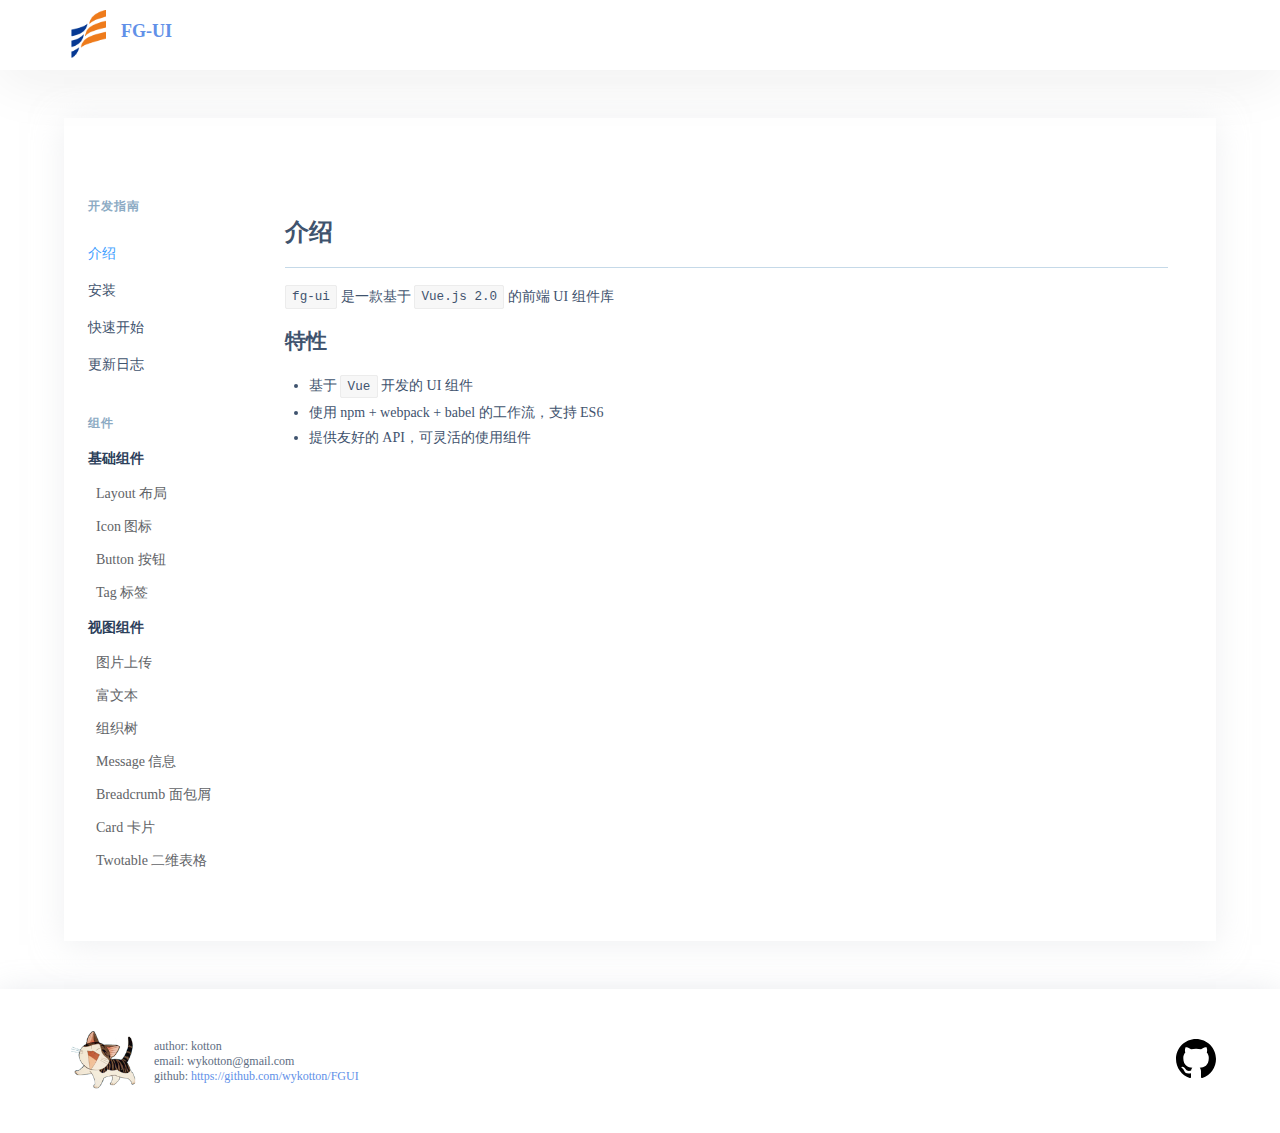
<file: index.html>
<!DOCTYPE html><html><head><meta charset=utf-8><meta name=viewport content="width=device-width,initial-scale=1"><title>fg-ui</title><link href=/static/css/app.a17c96a4ebd8e3e250a3d9175db5b452.css rel=stylesheet></head><body><div id=app></div><script type=text/javascript src=/static/js/manifest.638095869e4b906e0020.js></script><script type=text/javascript src=/static/js/vendor.8cc072ce9046caefa446.js></script><script type=text/javascript src=/static/js/app.93fa876e7eebbd7094b0.js></script></body></html>
</file>
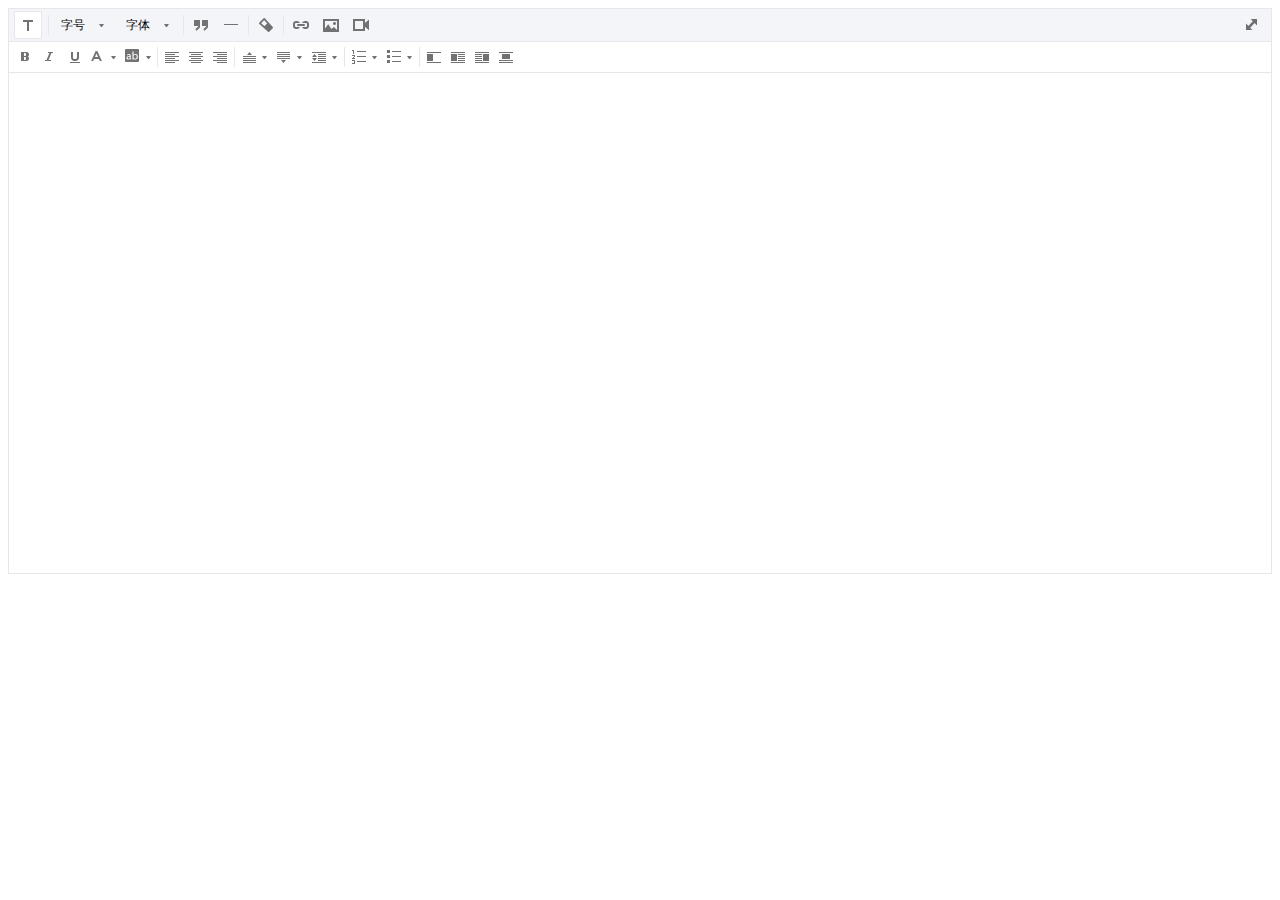
<file: static/fg-editor/index.html>
<!DOCTYPE html>
<html>

<head>
  <meta charset="utf-8">
  <title>富文本编辑器</title>
  <script type="text/javascript" src="jquery-1.10.2.js"></script>
  <script type="text/javascript" src="ueditor/ueditor.config.js"></script>
  <script type="text/javascript" src="ueditor/ueditor.all.js"></script>

  <script type="text/javascript" src="ueditor_custom.js">
  </script>
</head>

<body>

  <div class="container ueditor-content" style="height: 100px;">
    <div id="js_editor" class="edui_editor_wrp" style="height: 100px;"></div>
  </div>
  <p>
    <button type="button" name="button" id="ok">确定</button>
  </p>

  <script type="text/javascript">
    var editorId = "appmsg_editor";

    var editor = UE.getEditor("js_editor", {
      id: editorId,
      wordCount: false,
      elementPathEnabled: false,
      initialFrameHeight: 500
    });

    editor.addListener("catchremotesuccess", function() {
      tips.success("内容已上传完成");
    });
    editor.addListener("catchremoteerror", function() {
      tips.error("远程图片抓取失败");
    });
    editor.ready(function() {
      var toolbars = editor.ui.toolbars;
      $('#' + editor.ui.toolbars[0].id).addClass("edui-toolbar-primary");
      $('#' + editor.ui.toolbars[1].id).addClass("edui-toobar-secondary");
      $("#" + editorId + "_toolbarbox").addClass("show-edui-more");
      for (var i = 0; i < toolbars.length; i++) {
        var toolbar = toolbars[i];
        var items = toolbar.items;
        for (var j = 0; j < items.length; j++) {
          if (items[j] instanceof UE.ui.Combox || items[j] instanceof UE.ui.SplitButton) {
            $("#" + items[j].id + "_state").tooltip({
              container: 'body'
            });
          } else if (items[j] instanceof UE.ui.Button || items[j] instanceof UE.ui.MenuButton) {
            $("#" + items[j].id + "_body").tooltip({
              container: 'body'
            });
          }
        }
      }
    });

    $("#ok").click(function() {
      var data = editor.getContent();
      alert(data);
    });
  </script>
</body>

</html>
</file>
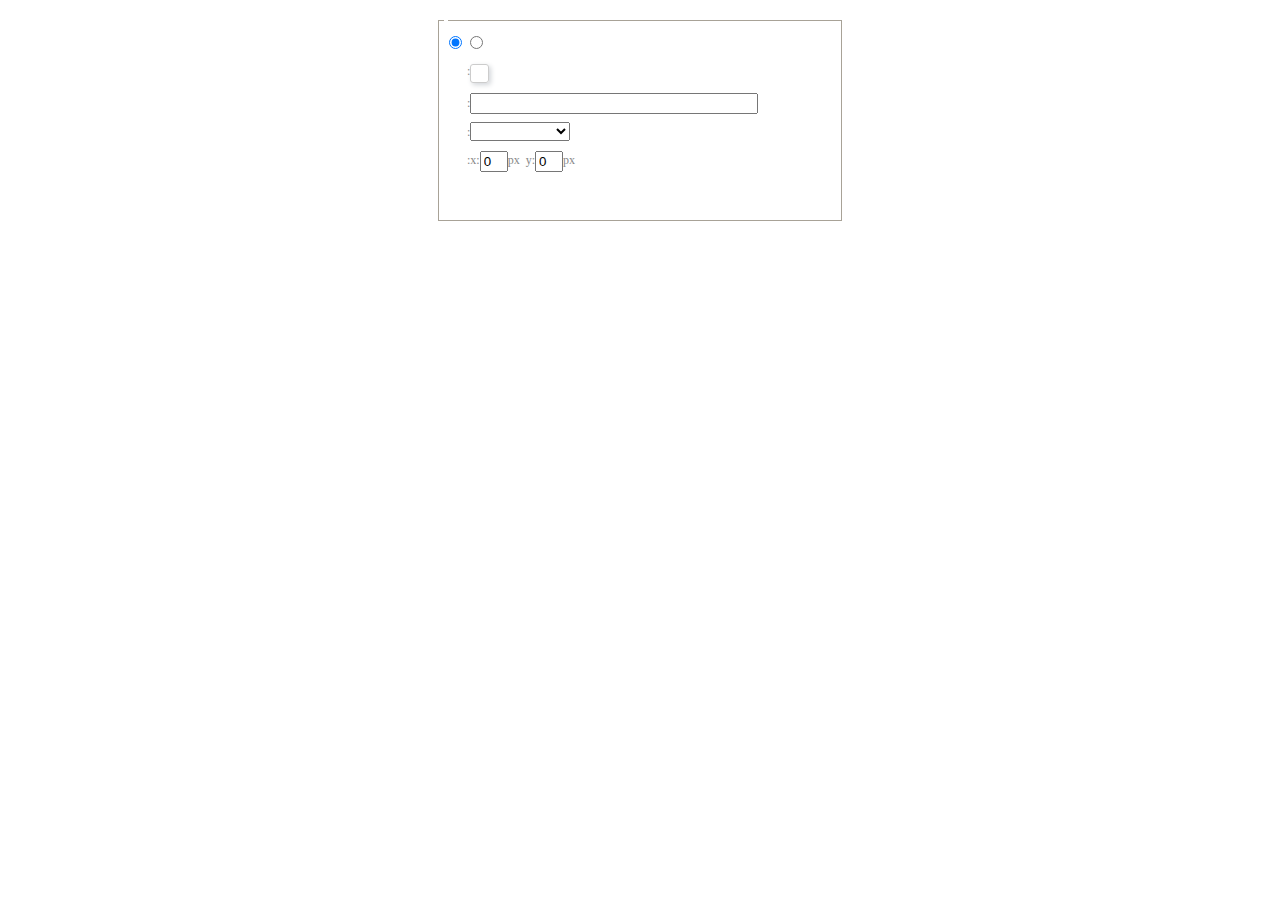
<file: static/fg-editor/ueditor/dialogs/background/background.html>
<!DOCTYPE HTML>
<html>
<head>
    <meta http-equiv="Content-Type" content="text/html;charset=utf-8"/>
    <script type="text/javascript" src="../internal.js"></script>
    <link rel="stylesheet" type="text/css" href="background.css">
</head>
<body>
    <div id="bg_container" class="wrapper">
        <div id="tabHeads" class="tabhead">
            <span class="focus" data-content-id="normal"><var id="lang_background_normal"></var></span>
            <span class="" data-content-id="imgManager"><var id="lang_background_local"></var></span>
        </div>
        <div id="tabBodys" class="tabbody">
            <div id="normal" class="panel focus">
                <fieldset class="bgarea">
                    <legend><var id="lang_background_set"></var></legend>
                    <div class="content">
                        <div>
                            <label><input id="nocolorRadio" class="iptradio" type="radio" name="t" value="none" checked="checked"><var id="lang_background_none"></var></label>
                            <label><input id="coloredRadio" class="iptradio" type="radio" name="t" value="color"><var id="lang_background_colored"></var></label>
                        </div>
                        <div class="wrapcolor pl">
                            <div class="color">
                                <var id="lang_background_color"></var>:
                            </div>
                            <div id="colorPicker"></div>
                            <div class="clear"></div>
                        </div>
                        <div class="wrapcolor pl">
                            <label><var id="lang_background_netimg"></var>:</label><input class="txt" type="text" id="url">
                        </div>
                        <div id="alignment" class="alignment">
                            <var id="lang_background_align"></var>:<select id="repeatType">
                                <option value="center"></option>
                                <option value="repeat-x"></option>
                                <option value="repeat-y"></option>
                                <option value="repeat"></option>
                                <option value="self"></option>
                            </select>
                        </div>
                        <div id="custom" >
                            <var id="lang_background_position"></var>:x:<input type="text" size="1" id="x" maxlength="4" value="0">px&nbsp;&nbsp;y:<input type="text" size="1" id="y" maxlength="4" value="0">px
                        </div>
                    </div>
                </fieldset>

            </div>
            <div id="imgManager" class="panel">
                <div id="imageList" style=""></div>
            </div>
        </div>
    </div>
    <script type="text/javascript" src="background.js"></script>
</body>
</html>
</file>
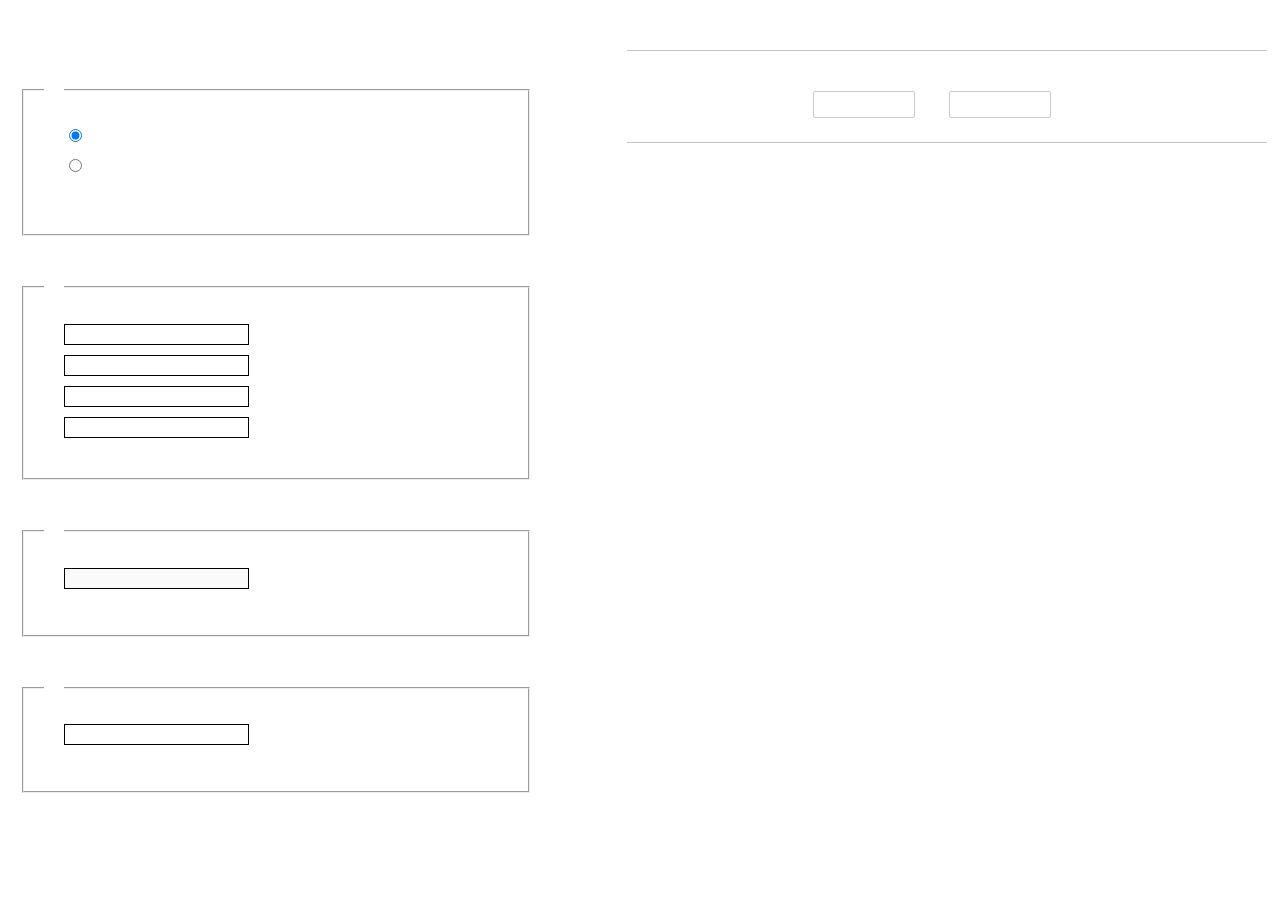
<file: static/fg-editor/ueditor/dialogs/charts/charts.html>
<!DOCTYPE html>
<html>
    <head>
        <title>chart</title>
        <meta chartset="utf-8">
        <link rel="stylesheet" type="text/css" href="charts.css">
        <script type="text/javascript" src="../internal.js"></script>
    </head>
    <body>
        <div class="main">
            <div class="table-view">
                <h3><var id="lang_data_source"></var></h3>
                <div id="tableContainer" class="table-container"></div>
                <h3><var id="lang_chart_format"></var></h3>
                <form name="data-form">
                    <div class="charts-format">
                        <fieldset>
                            <legend><var id="lang_data_align"></var></legend>
                            <div class="format-item-container">
                                <label>
                                    <input type="radio" class="format-ctrl not-pie-item" name="charts-format" value="1" checked="checked">
                                    <var id="lang_chart_align_same"></var>
                                </label>
                                <label>
                                    <input type="radio" class="format-ctrl not-pie-item" name="charts-format" value="-1">
                                    <var id="lang_chart_align_reverse"></var>
                                </label>
                                <br>
                            </div>
                        </fieldset>
                        <fieldset>
                            <legend><var id="lang_chart_title"></var></legend>
                            <div class="format-item-container">
                                <label>
                                    <var id="lang_chart_main_title"></var><input type="text" name="title" class="data-item">
                                </label>
                                <label>
                                    <var id="lang_chart_sub_title"></var><input type="text" name="sub-title" class="data-item not-pie-item">
                                </label>
                                <label>
                                    <var id="lang_chart_x_title"></var><input type="text" name="x-title" class="data-item not-pie-item">
                                </label>
                                <label>
                                    <var id="lang_chart_y_title"></var><input type="text" name="y-title" class="data-item not-pie-item">
                                </label>
                            </div>
                        </fieldset>
                        <fieldset>
                            <legend><var id="lang_chart_tip"></var></legend>
                            <div class="format-item-container">
                                <label>
                                    <var id="lang_cahrt_tip_prefix"></var>
                                    <input type="text" id="tipInput" name="tip" class="data-item" disabled="disabled">
                                </label>
                                <p><var id="lang_cahrt_tip_description"></var></p>
                            </div>
                        </fieldset>
                        <fieldset>
                            <legend><var id="lang_chart_data_unit"></var></legend>
                            <div class="format-item-container">
                                <label><var id="lang_chart_data_unit_title"></var><input type="text" name="unit" class="data-item"></label>
                                <p><var id="lang_chart_data_unit_description"></var></p>
                            </div>
                        </fieldset>
                    </div>
                </form>
            </div>
            <div class="charts-view">
                <div id="chartsContainer" class="charts-container"></div>
                <div id="chartsType" class="charts-type">
                    <h3><var id="lang_chart_type"></var></h3>
                    <div class="scroll-view">
                        <div class="scroll-container">
                            <div id="scrollBed" class="scroll-bed"></div>
                        </div>
                        <div id="buttonContainer" class="button-container">
                            <a href="#" data-title="prev"><var id="lang_prev_btn"></var></a>
                            <a href="#" data-title="next"><var id="lang_next_btn"></var></a>
                        </div>
                    </div>
                </div>
            </div>
        </div>
        <script src="../../third-party/jquery-1.10.2.min.js"></script>
        <script src="../../third-party/highcharts/highcharts.js"></script>
        <script src="chart.config.js"></script>
        <script src="charts.js"></script>
    </body>
</html>
</file>
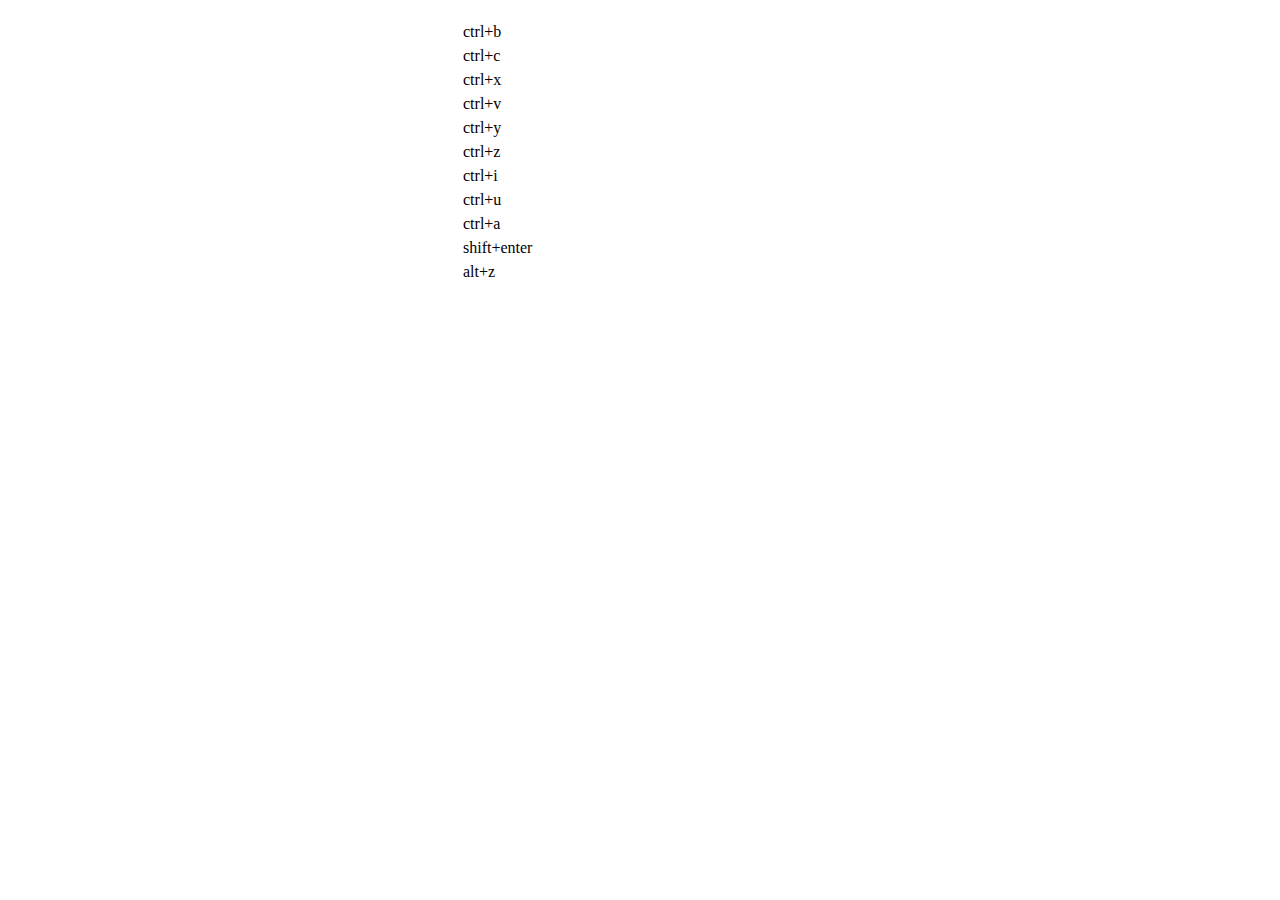
<file: static/fg-editor/ueditor/dialogs/help/help.html>
<!DOCTYPE HTML PUBLIC "-//W3C//DTD HTML 4.01 Transitional//EN"
        "http://www.w3.org/TR/html4/loose.dtd">
<html>
<head>
    <title>帮助</title>
    <meta content="text/html; charset=utf-8" http-equiv="Content-Type"/>
    <script type="text/javascript" src="../internal.js"></script>
    <link rel="stylesheet" type="text/css" href="help.css">
</head>
<body>
<div class="wrapper" id="helptab">
    <div id="tabHeads" class="tabhead">
        <span class="focus" tabsrc="about"><var id="lang_input_about"></var></span>
        <span tabsrc="shortcuts"><var id="lang_input_shortcuts"></var></span>
    </div>
    <div id="tabBodys" class="tabbody">
        <div id="about" class="panel">
            <h1>UEditor</h1>
            <p id="version"></p>
            <p><var id="lang_input_introduction"></var></p>
        </div>
        <div id="shortcuts" class="panel">
            <table>
                <thead>
                <tr>
                    <td><var id="lang_Txt_shortcuts"></var></td>
                    <td><var id="lang_Txt_func"></var></td>
                </tr>
                </thead>
                <tbody>
                <tr>
                    <td>ctrl+b</td>
                    <td><var id="lang_Txt_bold"></var></td>
                </tr>
                <tr>
                    <td>ctrl+c</td>
                    <td><var id="lang_Txt_copy"></var></td>
                </tr>
                <tr>
                    <td>ctrl+x</td>
                    <td><var id="lang_Txt_cut"></var></td>
                </tr>
                <tr>
                    <td>ctrl+v</td>
                    <td><var id="lang_Txt_Paste"></var></td>
                </tr>
                <tr>
                    <td>ctrl+y</td>
                    <td><var id="lang_Txt_undo"></var></td>
                </tr>
                <tr>
                    <td>ctrl+z</td>
                    <td><var id="lang_Txt_redo"></var></td>
                </tr>
                <tr>
                    <td>ctrl+i</td>
                    <td><var id="lang_Txt_italic"></var></td>
                </tr>
                <tr>
                    <td>ctrl+u</td>
                    <td><var id="lang_Txt_underline"></var></td>
                </tr>
                <tr>
                    <td>ctrl+a</td>
                    <td><var id="lang_Txt_selectAll"></var></td>
                </tr>
                <tr>
                    <td>shift+enter</td>
                    <td><var id="lang_Txt_visualEnter"></var></td>
                </tr>
                <tr>
                    <td>alt+z</td>
                    <td><var id="lang_Txt_fullscreen"></var></td>
                </tr>
                </tbody>
            </table>
        </div>
    </div>
</div>
<script type="text/javascript" src="help.js"></script>
</body>
</html>
</file>
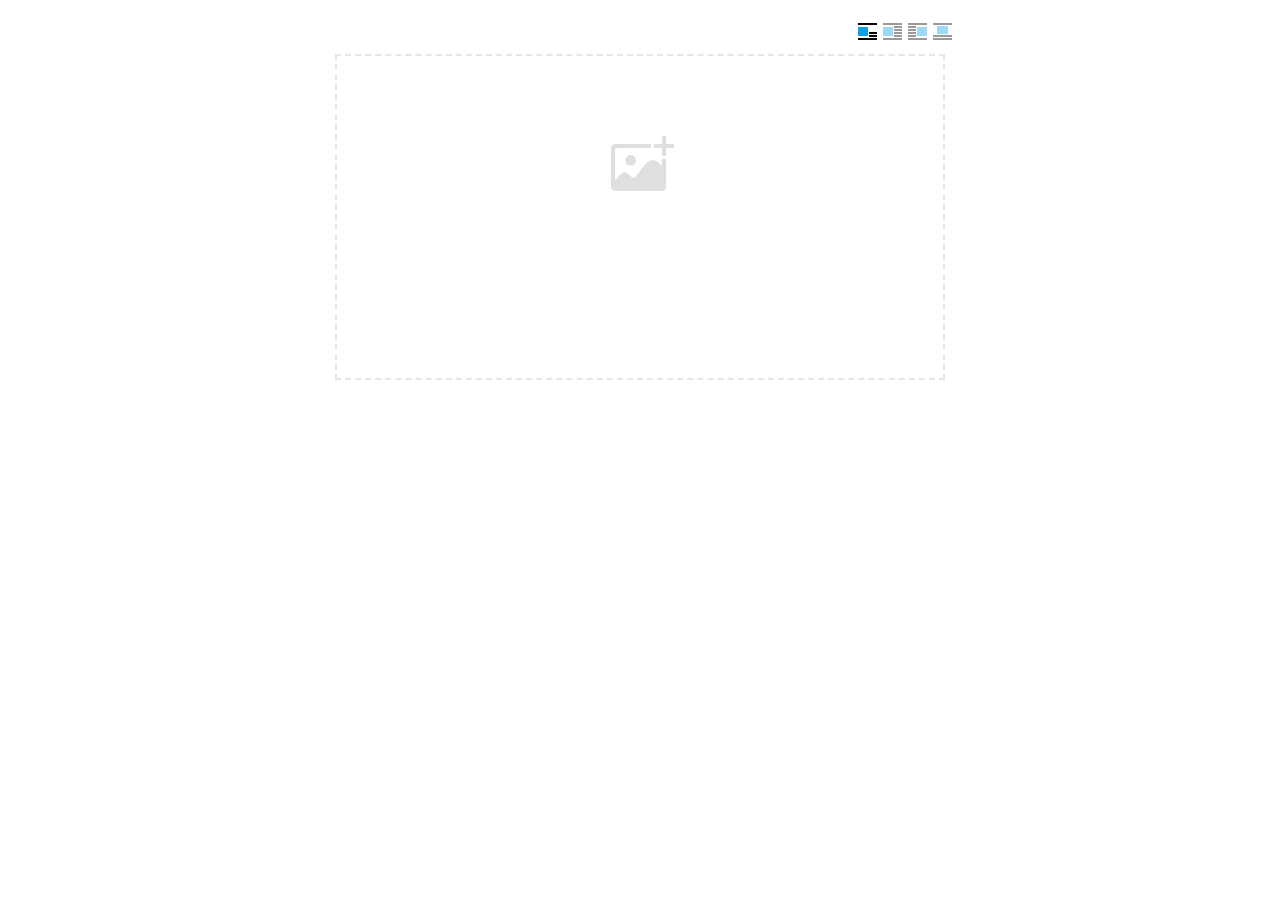
<file: static/fg-editor/ueditor/dialogs/image/image.html>
<!doctype html>
<html>
<head>
    <meta charset="UTF-8">
    <title>ueditor图片对话框</title>
    <script type="text/javascript" src="../internal.js"></script>

    <!-- jquery -->
    <script type="text/javascript" src="../../third-party/jquery-1.10.2.min.js"></script>

    <!-- webuploader -->
    <script src="../../third-party/webuploader/webuploader.min.js"></script>
    <link rel="stylesheet" type="text/css" href="../../third-party/webuploader/webuploader.css">

    <!-- image dialog -->
    <link rel="stylesheet" href="image.css" type="text/css" />
</head>
<body>

    <div class="wrapper">
        <div id="tabhead" class="tabhead">
            <span class="tab" data-content-id="remote"><var id="lang_tab_remote"></var></span>
            <span class="tab focus" data-content-id="upload"><var id="lang_tab_upload"></var></span>
            <span class="tab" data-content-id="online"><var id="lang_tab_online"></var></span>
            <span class="tab" data-content-id="search"><var id="lang_tab_search"></var></span>
        </div>
        <div class="alignBar">
            <label class="algnLabel"><var id="lang_input_align"></var></label>
                    <span id="alignIcon">
                        <span id="noneAlign" class="none-align focus" data-align="none"></span>
                        <span id="leftAlign" class="left-align" data-align="left"></span>
                        <span id="rightAlign" class="right-align" data-align="right"></span>
                        <span id="centerAlign" class="center-align" data-align="center"></span>
                    </span>
            <input id="align" name="align" type="hidden" value="none"/>
        </div>
        <div id="tabbody" class="tabbody">

            <!-- 远程图片 -->
            <div id="remote" class="panel">
                <div class="top">
                    <div class="row">
                        <label for="url"><var id="lang_input_url"></var></label>
                        <span><input class="text" id="url" type="text"/></span>
                    </div>
                </div>
                <div class="left">
                    <div class="row">
                        <label><var id="lang_input_size"></var></label>
                        <span><var id="lang_input_width">&nbsp;&nbsp;</var><input class="text" type="text" id="width"/>px </span>
                        <span><var id="lang_input_height">&nbsp;&nbsp;</var><input class="text" type="text" id="height"/>px </span>
                        <span><input id="lock" type="checkbox" disabled="disabled"><span id="lockicon"></span></span>
                    </div>
                    <div class="row">
                        <label><var id="lang_input_border"></var></label>
                        <span><input class="text" type="text" id="border"/>px </span>
                    </div>
                    <div class="row">
                        <label><var id="lang_input_vhspace"></var></label>
                        <span><input class="text" type="text" id="vhSpace"/>px </span>
                    </div>
                    <div class="row">
                        <label><var id="lang_input_title"></var></label>
                        <span><input class="text" type="text" id="title"/></span>
                    </div>
                </div>
                <div class="right"><div id="preview"></div></div>
            </div>

            <!-- 上传图片 -->
            <div id="upload" class="panel focus">
                <div id="queueList" class="queueList">
                    <div class="statusBar element-invisible">
                        <div class="progress">
                            <span class="text">0%</span>
                            <span class="percentage"></span>
                        </div><div class="info"></div>
                        <div class="btns">
                            <div id="filePickerBtn"></div>
                            <div class="uploadBtn"><var id="lang_start_upload"></var></div>
                        </div>
                    </div>
                    <div id="dndArea" class="placeholder">
                        <div class="filePickerContainer">
                            <div id="filePickerReady"></div>
                        </div>
                    </div>
                    <ul class="filelist element-invisible">
                        <li id="filePickerBlock" class="filePickerBlock"></li>
                    </ul>
                </div>
            </div>

            <!-- 在线图片 -->
            <div id="online" class="panel">
                <div id="imageList"><var id="lang_imgLoading"></var></div>
            </div>

            <!-- 搜索图片 -->
            <div id="search" class="panel">
                <div class="searchBar">
                    <input id="searchTxt" class="searchTxt text" type="text" />
                    <select id="searchType" class="searchType">
                        <option value="&s=4&z=0"></option>
                        <option value="&s=1&z=19"></option>
                        <option value="&s=2&z=0"></option>
                        <option value="&s=3&z=0"></option>
                    </select>
                    <input id="searchReset" type="button"  />
                    <input id="searchBtn" type="button"  />
                </div>
                <div id="searchList" class="searchList"><ul id="searchListUl"></ul></div>
            </div>

        </div>
    </div>
    <script type="text/javascript" src="image.js"></script>

</body>
</html>
</file>
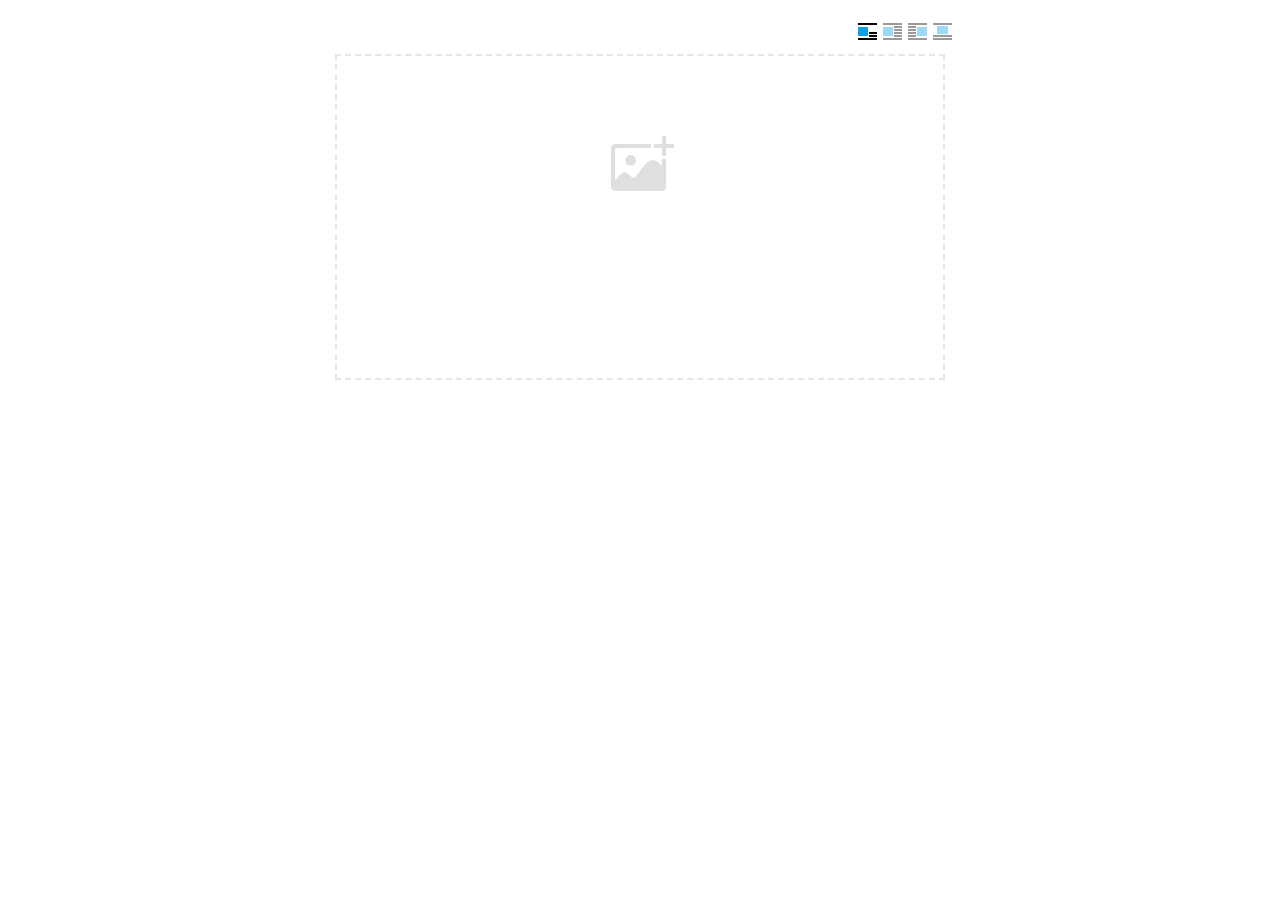
<file: static/fg-editor/ueditor/dialogs/imageoss/image.html>
<!doctype html>
<html>
<head>
    <meta charset="UTF-8">
    <title>ueditor图片对话框</title>
    <script type="text/javascript" src="../internal.js"></script>

    <!-- jquery -->
    <script type="text/javascript" src="../../third-party/jquery-1.10.2.min.js"></script>
    <script type="text/javascript" src="../../third-party/jquery.cookie.js"></script>

    <!-- webuploader -->
    <script src="../../third-party/webuploader/webuploader.js"></script>
    <link rel="stylesheet" type="text/css" href="../../third-party/webuploader/webuploader.css">

    <!-- image dialog -->
    <link rel="stylesheet" href="image.css" type="text/css" />
</head>
<body>

    <div class="wrapper">
        <div id="tabhead" class="tabhead">
            <span class="tab" data-content-id="remote"><var id="lang_tab_remote"></var></span>
            <span class="tab focus" data-content-id="upload"><var id="lang_tab_upload"></var></span>
            <!-- <span class="tab" data-content-id="online"><var id="lang_tab_online"></var></span>
            <span class="tab" data-content-id="search"><var id="lang_tab_search"></var></span> -->
        </div>
        <div class="alignBar">
            <label class="algnLabel"><var id="lang_input_align"></var></label>
                    <span id="alignIcon">
                        <span id="noneAlign" class="none-align focus" data-align="none"></span>
                        <span id="leftAlign" class="left-align" data-align="left"></span>
                        <span id="rightAlign" class="right-align" data-align="right"></span>
                        <span id="centerAlign" class="center-align" data-align="center"></span>
                    </span>
            <input id="align" name="align" type="hidden" value="none"/>
        </div>
        <div id="tabbody" class="tabbody">

            <!-- 远程图片 -->
            <div id="remote" class="panel">
                <div class="top">
                    <div class="row">
                        <label for="url"><var id="lang_input_url"></var></label>
                        <span><input class="text" id="url" type="text"/></span>
                    </div>
                </div>
                <div class="left">
                    <div class="row">
                        <label><var id="lang_input_size"></var></label>
                        <span><var id="lang_input_width">&nbsp;&nbsp;</var><input class="text" type="text" id="width"/>px </span>
                        <span><var id="lang_input_height">&nbsp;&nbsp;</var><input class="text" type="text" id="height"/>px </span>
                        <span><input id="lock" type="checkbox" disabled="disabled"><span id="lockicon"></span></span>
                    </div>
                    <div class="row">
                        <label><var id="lang_input_border"></var></label>
                        <span><input class="text" type="text" id="border"/>px </span>
                    </div>
                    <div class="row">
                        <label><var id="lang_input_vhspace"></var></label>
                        <span><input class="text" type="text" id="vhSpace"/>px </span>
                    </div>
                    <div class="row">
                        <label><var id="lang_input_title"></var></label>
                        <span><input class="text" type="text" id="title"/></span>
                    </div>
                </div>
                <div class="right"><div id="preview"></div></div>
            </div>

            <!-- 上传图片 -->
            <div id="upload" class="panel focus">
                <div id="queueList" class="queueList">
                    <div class="statusBar element-invisible">
                        <div class="progress">
                            <span class="text">0%</span>
                            <span class="percentage"></span>
                        </div><div class="info"></div>
                        <div class="btns">
                            <div id="filePickerBtn"></div>
                            <div class="uploadBtn"><var id="lang_start_upload"></var></div>
                        </div>
                    </div>
                    <div id="dndArea" class="placeholder">
                        <div class="filePickerContainer">
                            <div id="filePickerReady"></div>
                        </div>
                    </div>
                    <ul class="filelist element-invisible">
                        <li id="filePickerBlock" class="filePickerBlock"></li>
                    </ul>
                </div>
            </div>

            <!-- 在线图片 -->
            <div id="online" class="panel">
                <div id="imageList"><var id="lang_imgLoading"></var></div>
            </div>

            <!-- 搜索图片 -->
            <div id="search" class="panel">
                <div class="searchBar">
                    <input id="searchTxt" class="searchTxt text" type="text" />
                    <select id="searchType" class="searchType">
                        <option value="&s=4&z=0"></option>
                        <option value="&s=1&z=19"></option>
                        <option value="&s=2&z=0"></option>
                        <option value="&s=3&z=0"></option>
                    </select>
                    <input id="searchReset" type="button"  />
                    <input id="searchBtn" type="button"  />
                </div>
                <div id="searchList" class="searchList"><ul id="searchListUl"></ul></div>
            </div>

        </div>
    </div>
    <script type="text/javascript" src="../getoss.js"></script>
    <script type="text/javascript" src="image.js"></script>

</body>
</html>
</file>
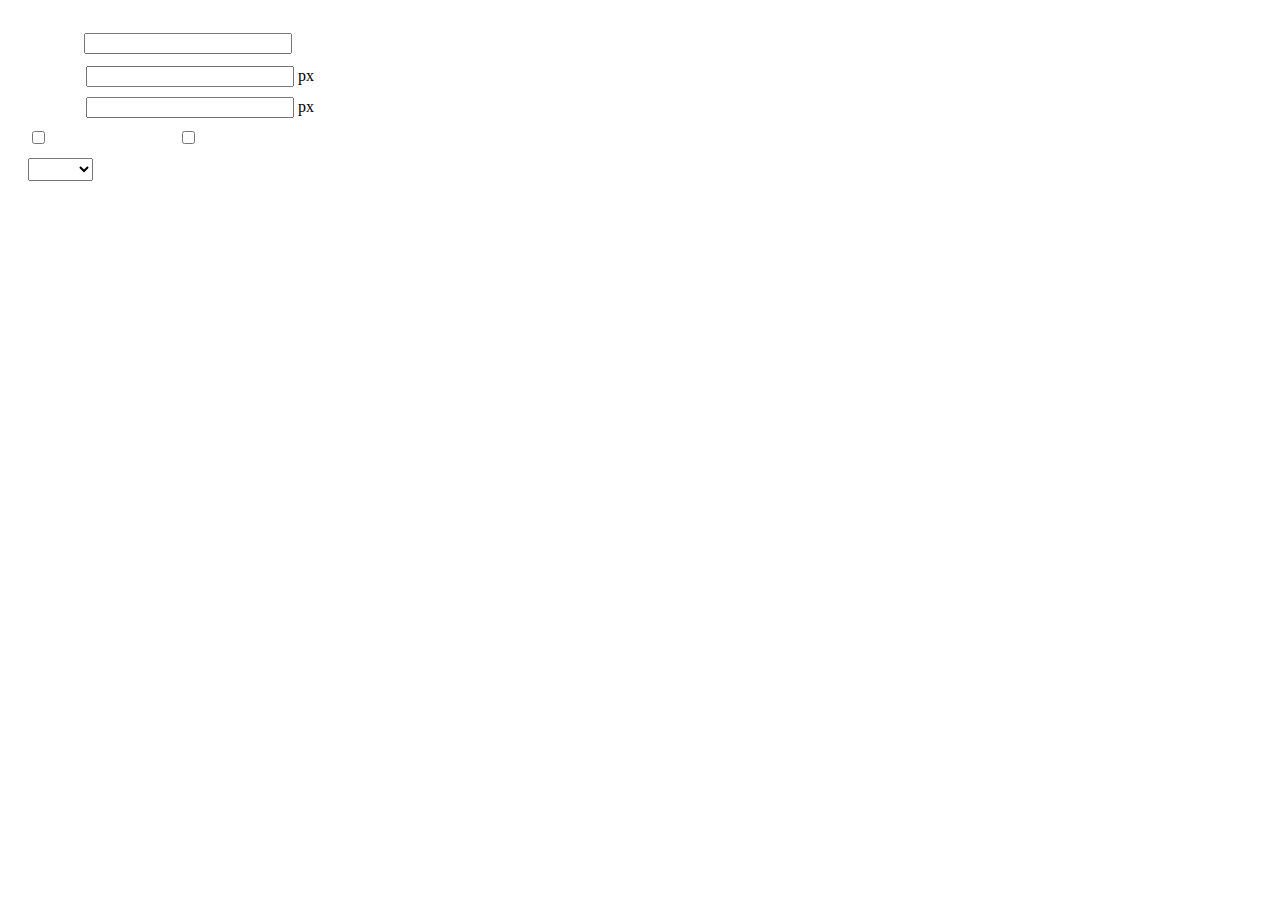
<file: static/fg-editor/ueditor/dialogs/insertframe/insertframe.html>
<!DOCTYPE html>
<html>
<head>
    <meta http-equiv="Content-Type" content="text/html; charset=utf-8"/>
    <title></title>
    <script type="text/javascript" src="../internal.js"></script>
    <style type="text/css">
        .warp {width: 320px;height: 153px;margin-left:5px;padding: 20px 0 0 15px;position: relative;}
        #url {width: 290px; margin-bottom: 2px; margin-left: -6px; margin-left: -2px\9;*margin-left:0;_margin-left:0; }
        .format span{display: inline-block; width: 58px;text-align: center; zoom:1;}
        table td{padding:5px 0;}
        #align{width: 65px;height: 23px;line-height: 22px;}
    </style>
</head>
<body>
<div class="warp">
        <table width="300" cellpadding="0" cellspacing="0">
            <tr>
                <td colspan="2" class="format">
                    <span><var id="lang_input_address"></var></span>
                    <input style="width:200px" id="url" type="text" value=""/>
                </td>
            </tr>
            <tr>
                <td colspan="2" class="format"><span><var id="lang_input_width"></var></span><input style="width:200px" type="text" id="width"/> px</td>

            </tr>
            <tr>
                <td colspan="2" class="format"><span><var id="lang_input_height"></var></span><input style="width:200px" type="text" id="height"/> px</td>
            </tr>
            <tr>
                <td><span><var id="lang_input_isScroll"></var></span><input type="checkbox" id="scroll"/> </td>
                <td><span><var id="lang_input_frameborder"></var></span><input type="checkbox" id="frameborder"/> </td>
            </tr>

            <tr>
                <td colspan="2"><span><var id="lang_input_alignMode"></var></span>
                    <select id="align">
                        <option value=""></option>
                        <option value="left"></option>
                        <option value="right"></option>
                    </select>
                </td>
            </tr>
        </table>
</div>
<script type="text/javascript">
    var iframe = editor._iframe;
    if(iframe){
        $G("url").value = iframe.getAttribute("src")||"";
        $G("width").value = iframe.getAttribute("width")||iframe.style.width.replace("px","")||"";
        $G("height").value = iframe.getAttribute("height") || iframe.style.height.replace("px","") ||"";
        $G("scroll").checked = (iframe.getAttribute("scrolling") == "yes") ? true : false;
        $G("frameborder").checked = (iframe.getAttribute("frameborder") == "1") ? true : false;
        $G("align").value = iframe.align ? iframe.align : "";
    }
    function queding(){
        var  url = $G("url").value.replace(/^\s*|\s*$/ig,""),
                width = $G("width").value,
                height = $G("height").value,
                scroll = $G("scroll"),
                frameborder = $G("frameborder"),
                float = $G("align").value,
                newIframe = editor.document.createElement("iframe"),
                div;
        if(!url){
            alert(lang.enterAddress);
            return false;
        }
        newIframe.setAttribute("src",/http:\/\/|https:\/\//ig.test(url) ? url : "http://"+url);
        /^[1-9]+[.]?\d*$/g.test( width ) ? newIframe.setAttribute("width",width) : "";
        /^[1-9]+[.]?\d*$/g.test( height ) ? newIframe.setAttribute("height",height) : "";
        scroll.checked ?  newIframe.setAttribute("scrolling","yes") : newIframe.setAttribute("scrolling","no");
        frameborder.checked ?  newIframe.setAttribute("frameborder","1",0) : newIframe.setAttribute("frameborder","0",0);
        float ? newIframe.setAttribute("align",float) :  newIframe.setAttribute("align","");
        if(iframe){
            iframe.parentNode.insertBefore(newIframe,iframe);
            domUtils.remove(iframe);
        }else{
            div = editor.document.createElement("div");
            div.appendChild(newIframe);
            editor.execCommand("inserthtml",div.innerHTML);
        }
        editor._iframe = null;
        dialog.close();
    }
    dialog.onok = queding;
    $G("url").onkeydown = function(evt){
        evt = evt || event;
        if(evt.keyCode == 13){
            queding();
        }
    };
    $focus($G( "url" ));

</script>
</body>
</html>
</file>
<file: static/fg-editor/ueditor/dialogs/background/background.css>
.wrapper{ width: 424px;margin: 10px auto; zoom:1;position: relative}
.tabbody{height:225px;}
.tabbody .panel { position: absolute;width:100%; height:100%;background: #fff; display: none;}
.tabbody .focus { display: block;}

body{font-size: 12px;color: #888;overflow: hidden;}
input,label{vertical-align:middle}
.clear{clear: both;}
.pl{padding-left: 18px;padding-left: 23px\9;}

#imageList {width: 420px;height: 215px;margin-top: 10px;overflow: hidden;overflow-y: auto;}
#imageList div {float: left;width: 100px;height: 95px;margin: 5px 10px;}
#imageList img {cursor: pointer;border: 2px solid white;}

.bgarea{margin: 10px;padding: 5px;height: 84%;border: 1px solid #A8A297;}
.content div{margin: 10px 0 10px 5px;}
.content .iptradio{margin: 0px 5px 5px 0px;}
.txt{width:280px;}

.wrapcolor{height: 19px;}
div.color{float: left;margin: 0;}
#colorPicker{width: 17px;height: 17px;border: 1px solid #CCC;display: inline-block;border-radius: 3px;box-shadow: 2px 2px 5px #D3D6DA;margin: 0;float: left;}
div.alignment,#custom{margin-left: 23px;margin-left: 28px\9;}
#custom input{height: 15px;min-height: 15px;width:20px;}
#repeatType{width:100px;}


/* 图片管理样式 */
#imgManager {
    width: 100%;
    height: 225px;
}
#imgManager #imageList{
    width: 100%;
    overflow-x: hidden;
    overflow-y: auto;
}
#imgManager ul {
    display: block;
    list-style: none;
    margin: 0;
    padding: 0;
}
#imgManager li {
    float: left;
    display: block;
    list-style: none;
    padding: 0;
    width: 113px;
    height: 113px;
    margin: 9px 0 0 19px;
    background-color: #eee;
    overflow: hidden;
    cursor: pointer;
    position: relative;
}
#imgManager li.clearFloat {
    float: none;
    clear: both;
    display: block;
    width:0;
    height:0;
    margin: 0;
    padding: 0;
}
#imgManager li img {
    cursor: pointer;
}
#imgManager li .icon {
    cursor: pointer;
    width: 113px;
    height: 113px;
    position: absolute;
    top: 0;
    left: 0;
    z-index: 2;
    border: 0;
    background-repeat: no-repeat;
}
#imgManager li .icon:hover {
    width: 107px;
    height: 107px;
    border: 3px solid #1094fa;
}
#imgManager li.selected .icon {
    background-image: url(images/success.png);
    background-position: 75px 75px;
}
#imgManager li.selected .icon:hover {
    width: 107px;
    height: 107px;
    border: 3px solid #1094fa;
    background-position: 72px 72px;
}
</file>
<file: static/fg-editor/ueditor/dialogs/charts/charts.css>
html, body {
    width: 100%;
    height: 100%;
    margin: 0;
    padding: 0;
    overflow-x: hidden;
}

.main {
    width: 100%;
    overflow: hidden;
}

.table-view {
    height: 100%;
    float: left;
    margin: 20px;
    width: 40%;
}

.table-view .table-container {
    width: 100%;
    margin-bottom: 50px;
    overflow: scroll;
}

.table-view th {
    padding: 5px 10px;
    background-color: #F7F7F7;
}

.table-view td {
    width: 50px;
    text-align: center;
    padding:0;
}

.table-container input {
    width: 40px;
    padding: 5px;
    border: none;
    outline: none;
}

.table-view caption {
    font-size: 18px;
    text-align: left;
}

.charts-view {
    /*margin-left: 49%!important;*/
    width: 50%;
    margin-left: 49%;
    height: 400px;
}

.charts-container {
    border-left: 1px solid #c3c3c3;
}

.charts-format fieldset {
    padding-left: 20px;
    margin-bottom: 50px;
}

.charts-format legend {
    padding-left: 10px;
    padding-right: 10px;
}

.format-item-container {
    padding: 20px;
}

.format-item-container label {
    display: block;
    margin: 10px 0;
}

.charts-format .data-item {
    border: 1px solid black;
    outline: none;
    padding: 2px 3px;
}

/* 图表类型 */

.charts-type {
    margin-top: 50px;
    height: 300px;
}

.scroll-view {
    border: 1px solid #c3c3c3;
    border-left: none;
    border-right: none;
    overflow: hidden;
}

.scroll-container {
    margin: 20px;
    width: 100%;
    overflow: hidden;
}

.scroll-bed {
    width: 10000px;
    _margin-top: 20px;
    -webkit-transition: margin-left .5s ease;
    -moz-transition: margin-left .5s ease;
    transition: margin-left .5s ease;
}

.view-box {
    display: inline-block;
    *display: inline;
    *zoom: 1;
    margin-right: 20px;
    border: 2px solid white;
    line-height: 0;
    overflow: hidden;
    cursor: pointer;
}

.view-box img {
    border: 1px solid #cecece;
}

.view-box.selected {
    border-color: #7274A7;
}

.button-container {
    margin-bottom: 20px;
    text-align: center;
}

.button-container a {
    display: inline-block;
    width: 100px;
    height: 25px;
    line-height: 25px;
    border: 1px solid #c2ccd1;
    margin-right: 30px;
    text-decoration: none;
    color: black;
    -webkit-border-radius: 2px;
    -moz-border-radius: 2px;
    border-radius: 2px;
}

.button-container a:HOVER {
    background: #fcfcfc;
}

.button-container a:ACTIVE {
    border-top-color: #c2ccd1;
    box-shadow:inset 0 5px 4px -4px rgba(49, 49, 64, 0.1);
}

.edui-charts-not-data {
    height: 100px;
    line-height: 100px;
    text-align: center;
}
</file>
<file: static/fg-editor/ueditor/dialogs/help/help.css>
.wrapper{width: 370px;margin: 10px auto;zoom: 1;}
.tabbody{height: 360px;}
.tabbody .panel{width:100%;height: 360px;position: absolute;background: #fff;}
.tabbody .panel h1{font-size:26px;margin: 5px 0 0 5px;}
.tabbody .panel p{font-size:12px;margin: 5px 0 0 5px;}
.tabbody table{width:90%;line-height: 20px;margin: 5px 0 0 5px;;}
.tabbody table thead{font-weight: bold;line-height: 25px;}
</file>
<file: static/fg-editor/ueditor/third-party/webuploader/webuploader.css>
.webuploader-container {
	position: relative;
}
.webuploader-element-invisible {
	position: absolute !important;
	clip: rect(1px 1px 1px 1px); /* IE6, IE7 */
    clip: rect(1px,1px,1px,1px);
}
.webuploader-pick {
	position: relative;
	display: inline-block;
	cursor: pointer;
	background: #00b7ee;
	padding: 10px 15px;
	color: #fff;
	text-align: center;
	border-radius: 3px;
	overflow: hidden;
}
.webuploader-pick-hover {
	background: #00a2d4;
}

.webuploader-pick-disable {
	opacity: 0.6;
	pointer-events:none;
}
</file>
<file: static/fg-editor/ueditor/dialogs/image/image.css>
@charset "utf-8";
/* dialog样式 */
.wrapper {
    zoom: 1;
    width: 630px;
    *width: 626px;
    height: 380px;
    margin: 0 auto;
    padding: 10px;
    position: relative;
    font-family: sans-serif;
}

/*tab样式框大小*/
.tabhead {
    float:left;
}
.tabbody {
    width: 100%;
    height: 346px;
    position: relative;
    clear: both;
}

.tabbody .panel {
    position: absolute;
    width: 0;
    height: 0;
    background: #fff;
    overflow: hidden;
    display: none;
}

.tabbody .panel.focus {
    width: 100%;
    height: 346px;
    display: block;
}

/* 图片对齐方式 */
.alignBar{
    float:right;
    margin-top: 5px;
    position: relative;
}

.alignBar .algnLabel{
    float:left;
    height: 20px;
    line-height: 20px;
}

.alignBar #alignIcon{
    zoom:1;
    _display: inline;
    display: inline-block;
    position: relative;
}
.alignBar #alignIcon span{
    float: left;
    cursor: pointer;
    display: block;
    width: 19px;
    height: 17px;
    margin-right: 3px;
    margin-left: 3px;
    background-image: url(./images/alignicon.jpg);
}
.alignBar #alignIcon .none-align{
    background-position: 0 -18px;
}
.alignBar #alignIcon .left-align{
    background-position: -20px -18px;
}
.alignBar #alignIcon .right-align{
    background-position: -40px -18px;
}
.alignBar #alignIcon .center-align{
    background-position: -60px -18px;
}
.alignBar #alignIcon .none-align.focus{
    background-position: 0 0;
}
.alignBar #alignIcon .left-align.focus{
    background-position: -20px 0;
}
.alignBar #alignIcon .right-align.focus{
    background-position: -40px 0;
}
.alignBar #alignIcon .center-align.focus{
    background-position: -60px 0;
}




/* 远程图片样式 */
#remote {
    z-index: 200;
}

#remote .top{
    width: 100%;
    margin-top: 25px;
}
#remote .left{
    display: block;
    float: left;
    width: 300px;
    height:10px;
}
#remote .right{
    display: block;
    float: right;
    width: 300px;
    height:10px;
}
#remote .row{
    margin-left: 20px;
    clear: both;
    height: 40px;
}

#remote .row label{
    text-align: center;
    width: 50px;
    zoom:1;
    _display: inline;
    display:inline-block;
    vertical-align: middle;
}
#remote .row label.algnLabel{
    float: left;

}

#remote input.text{
    width: 150px;
    padding: 3px 6px;
    font-size: 14px;
    line-height: 1.42857143;
    color: #555;
    background-color: #fff;
    background-image: none;
    border: 1px solid #ccc;
    border-radius: 4px;
    -webkit-box-shadow: inset 0 1px 1px rgba(0, 0, 0, .075);
    box-shadow: inset 0 1px 1px rgba(0, 0, 0, .075);
    -webkit-transition: border-color ease-in-out .15s, box-shadow ease-in-out .15s;
    transition: border-color ease-in-out .15s, box-shadow ease-in-out .15s;
}
#remote input.text:focus {
    border-color: #66afe9;
    outline: 0;
    -webkit-box-shadow: inset 0 1px 1px rgba(0, 0, 0, .075), 0 0 8px rgba(102, 175, 233, .6);
    box-shadow: inset 0 1px 1px rgba(0, 0, 0, .075), 0 0 8px rgba(102, 175, 233, .6);
}
#remote #url{
    width: 500px;
    margin-bottom: 2px;
}
#remote #width,
#remote #height{
    width: 20px;
    margin-left: 2px;
    margin-right: 2px;
}
#remote #border,
#remote #vhSpace,
#remote #title{
    width: 180px;
    margin-right: 5px;
}
#remote #lock{
}
#remote #lockicon{
    zoom: 1;
    _display:inline;
    display: inline-block;
    width: 20px;
    height: 20px;
    background: url("../../themes/default/images/lock.gif") -13px -13px no-repeat;
    vertical-align: middle;
}
#remote #preview{
    clear: both;
    width: 260px;
    height: 240px;
    z-index: 9999;
    margin-top: 10px;
    background-color: #eee;
    overflow: hidden;
}

/* 上传图片 */
.tabbody #upload.panel {
    width: 0;
    height: 0;
    overflow: hidden;
    position: absolute !important;
    clip: rect(1px, 1px, 1px, 1px);
    background: #fff;
    display: block;
}

.tabbody #upload.panel.focus {
    width: 100%;
    height: 346px;
    display: block;
    clip: auto;
}

#upload .queueList {
    margin: 0;
    width: 100%;
    height: 100%;
    position: absolute;
    overflow: hidden;
}

#upload p {
    margin: 0;
}

.element-invisible {
    width: 0 !important;
    height: 0 !important;
    border: 0;
    padding: 0;
    margin: 0;
    overflow: hidden;
    position: absolute !important;
    clip: rect(1px, 1px, 1px, 1px);
}

#upload .placeholder {
    margin: 10px;
    border: 2px dashed #e6e6e6;
    *border: 0px dashed #e6e6e6;
    height: 172px;
    padding-top: 150px;
    text-align: center;
    background: url(./images/image.png) center 70px no-repeat;
    color: #cccccc;
    font-size: 18px;
    position: relative;
    top:0;
    *top: 10px;
}

#upload .placeholder .webuploader-pick {
    font-size: 18px;
    background: #00b7ee;
    border-radius: 3px;
    line-height: 44px;
    padding: 0 30px;
    *width: 120px;
    color: #fff;
    display: inline-block;
    margin: 0 auto 20px auto;
    cursor: pointer;
    box-shadow: 0 1px 1px rgba(0, 0, 0, 0.1);
}

#upload .placeholder .webuploader-pick-hover {
    background: #00a2d4;
}


#filePickerContainer {
    text-align: center;
}

#upload .placeholder .flashTip {
    color: #666666;
    font-size: 12px;
    position: absolute;
    width: 100%;
    text-align: center;
    bottom: 20px;
}

#upload .placeholder .flashTip a {
    color: #0785d1;
    text-decoration: none;
}

#upload .placeholder .flashTip a:hover {
    text-decoration: underline;
}

#upload .placeholder.webuploader-dnd-over {
    border-color: #999999;
}

#upload .filelist {
    list-style: none;
    margin: 0;
    padding: 0;
    overflow-x: hidden;
    overflow-y: auto;
    position: relative;
    height: 300px;
}

#upload .filelist:after {
    content: '';
    display: block;
    width: 0;
    height: 0;
    overflow: hidden;
    clear: both;
    position: relative;
}

#upload .filelist li {
    width: 113px;
    height: 113px;
    background: url(./images/bg.png);
    text-align: center;
    margin: 9px 0 0 9px;
    *margin: 6px 0 0 6px;
    position: relative;
    display: block;
    float: left;
    overflow: hidden;
    font-size: 12px;
}

#upload .filelist li p.log {
    position: relative;
    top: -45px;
}

#upload .filelist li p.title {
    position: absolute;
    top: 0;
    left: 0;
    width: 100%;
    overflow: hidden;
    white-space: nowrap;
    text-overflow: ellipsis;
    top: 5px;
    text-indent: 5px;
    text-align: left;
}

#upload .filelist li p.progress {
    position: absolute;
    width: 100%;
    bottom: 0;
    left: 0;
    height: 8px;
    overflow: hidden;
    z-index: 50;
    margin: 0;
    border-radius: 0;
    background: none;
    -webkit-box-shadow: 0 0 0;
}

#upload .filelist li p.progress span {
    display: none;
    overflow: hidden;
    width: 0;
    height: 100%;
    background: #1483d8 url(./images/progress.png) repeat-x;

    -webit-transition: width 200ms linear;
    -moz-transition: width 200ms linear;
    -o-transition: width 200ms linear;
    -ms-transition: width 200ms linear;
    transition: width 200ms linear;

    -webkit-animation: progressmove 2s linear infinite;
    -moz-animation: progressmove 2s linear infinite;
    -o-animation: progressmove 2s linear infinite;
    -ms-animation: progressmove 2s linear infinite;
    animation: progressmove 2s linear infinite;

    -webkit-transform: translateZ(0);
}

@-webkit-keyframes progressmove {
    0% {
        background-position: 0 0;
    }
    100% {
        background-position: 17px 0;
    }
}

@-moz-keyframes progressmove {
    0% {
        background-position: 0 0;
    }
    100% {
        background-position: 17px 0;
    }
}

@keyframes progressmove {
    0% {
        background-position: 0 0;
    }
    100% {
        background-position: 17px 0;
    }
}

#upload .filelist li p.imgWrap {
    position: relative;
    z-index: 2;
    line-height: 113px;
    vertical-align: middle;
    overflow: hidden;
    width: 113px;
    height: 113px;

    -webkit-transform-origin: 50% 50%;
    -moz-transform-origin: 50% 50%;
    -o-transform-origin: 50% 50%;
    -ms-transform-origin: 50% 50%;
    transform-origin: 50% 50%;

    -webit-transition: 200ms ease-out;
    -moz-transition: 200ms ease-out;
    -o-transition: 200ms ease-out;
    -ms-transition: 200ms ease-out;
    transition: 200ms ease-out;
}

#upload .filelist li img {
    width: 100%;
}

#upload .filelist li p.error {
    background: #f43838;
    color: #fff;
    position: absolute;
    bottom: 0;
    left: 0;
    height: 28px;
    line-height: 28px;
    width: 100%;
    z-index: 100;
    display:none;
}

#upload .filelist li .success {
    display: block;
    position: absolute;
    left: 0;
    bottom: 0;
    height: 40px;
    width: 100%;
    z-index: 200;
    background: url(./images/success.png) no-repeat right bottom;
    background: url(./images/success.gif) no-repeat right bottom \9;
}

#upload .filelist li.filePickerBlock {
    width: 113px;
    height: 113px;
    background: url(./images/image.png) no-repeat center 12px;
    border: 1px solid #eeeeee;
    border-radius: 0;
}
#upload .filelist li.filePickerBlock div.webuploader-pick  {
    width: 100%;
    height: 100%;
    margin: 0;
    padding: 0;
    opacity: 0;
    background: none;
    font-size: 0;
}

#upload .filelist div.file-panel {
    position: absolute;
    height: 0;
    filter: progid:DXImageTransform.Microsoft.gradient(GradientType=0, startColorstr='#80000000', endColorstr='#80000000') \0;
    background: rgba(0, 0, 0, 0.5);
    width: 100%;
    top: 0;
    left: 0;
    overflow: hidden;
    z-index: 300;
}

#upload .filelist div.file-panel span {
    width: 24px;
    height: 24px;
    display: inline;
    float: right;
    text-indent: -9999px;
    overflow: hidden;
    background: url(./images/icons.png) no-repeat;
    background: url(./images/icons.gif) no-repeat \9;
    margin: 5px 1px 1px;
    cursor: pointer;
    -webkit-tap-highlight-color: rgba(0,0,0,0);
    -webkit-user-select: none;
    -moz-user-select: none;
    -ms-user-select: none;
    user-select: none;
}

#upload .filelist div.file-panel span.rotateLeft {
    display:none;
    background-position: 0 -24px;
}

#upload .filelist div.file-panel span.rotateLeft:hover {
    background-position: 0 0;
}

#upload .filelist div.file-panel span.rotateRight {
    display:none;
    background-position: -24px -24px;
}

#upload .filelist div.file-panel span.rotateRight:hover {
    background-position: -24px 0;
}

#upload .filelist div.file-panel span.cancel {
    background-position: -48px -24px;
}

#upload .filelist div.file-panel span.cancel:hover {
    background-position: -48px 0;
}

#upload .statusBar {
    height: 45px;
    border-bottom: 1px solid #dadada;
    margin: 0 10px;
    padding: 0;
    line-height: 45px;
    vertical-align: middle;
    position: relative;
}

#upload .statusBar .progress {
    border: 1px solid #1483d8;
    width: 198px;
    background: #fff;
    height: 18px;
    position: absolute;
    top: 12px;
    display: none;
    text-align: center;
    line-height: 18px;
    color: #6dbfff;
    margin: 0 10px 0 0;
}
#upload .statusBar .progress span.percentage {
    width: 0;
    height: 100%;
    left: 0;
    top: 0;
    background: #1483d8;
    position: absolute;
}
#upload .statusBar .progress span.text {
    position: relative;
    z-index: 10;
}

#upload .statusBar .info {
    display: inline-block;
    font-size: 14px;
    color: #666666;
}

#upload .statusBar .btns {
    position: absolute;
    top: 7px;
    right: 0;
    line-height: 30px;
}

#filePickerBtn {
    display: inline-block;
    float: left;
}
#upload .statusBar .btns .webuploader-pick,
#upload .statusBar .btns .uploadBtn,
#upload .statusBar .btns .uploadBtn.state-uploading,
#upload .statusBar .btns .uploadBtn.state-paused {
    background: #ffffff;
    border: 1px solid #cfcfcf;
    color: #565656;
    padding: 0 18px;
    display: inline-block;
    border-radius: 3px;
    margin-left: 10px;
    cursor: pointer;
    font-size: 14px;
    float: left;
    -webkit-user-select: none;
    -moz-user-select: none;
    -ms-user-select: none;
    user-select: none;
}
#upload .statusBar .btns .webuploader-pick-hover,
#upload .statusBar .btns .uploadBtn:hover,
#upload .statusBar .btns .uploadBtn.state-uploading:hover,
#upload .statusBar .btns .uploadBtn.state-paused:hover {
    background: #f0f0f0;
}

#upload .statusBar .btns .uploadBtn,
#upload .statusBar .btns .uploadBtn.state-paused{
    background: #00b7ee;
    color: #fff;
    border-color: transparent;
}
#upload .statusBar .btns .uploadBtn:hover,
#upload .statusBar .btns .uploadBtn.state-paused:hover{
    background: #00a2d4;
}

#upload .statusBar .btns .uploadBtn.disabled {
    pointer-events: none;
    filter:alpha(opacity=60);
    -moz-opacity:0.6;
    -khtml-opacity: 0.6;
    opacity: 0.6;
}



/* 图片管理样式 */
#online {
    width: 100%;
    height: 336px;
    padding: 10px 0 0 0;
}
#online #imageList{
    width: 100%;
    height: 100%;
    overflow-x: hidden;
    overflow-y: auto;
    position: relative;
}
#online ul {
    display: block;
    list-style: none;
    margin: 0;
    padding: 0;
}
#online li {
    float: left;
    display: block;
    list-style: none;
    padding: 0;
    width: 113px;
    height: 113px;
    margin: 0 0 9px 9px;
    *margin: 0 0 6px 6px;
    background-color: #eee;
    overflow: hidden;
    cursor: pointer;
    position: relative;
}
#online li.clearFloat {
    float: none;
    clear: both;
    display: block;
    width:0;
    height:0;
    margin: 0;
    padding: 0;
}
#online li img {
    cursor: pointer;
}
#online li .icon {
    cursor: pointer;
    width: 113px;
    height: 113px;
    position: absolute;
    top: 0;
    left: 0;
    z-index: 2;
    border: 0;
    background-repeat: no-repeat;
}
#online li .icon:hover {
    width: 107px;
    height: 107px;
    border: 3px solid #1094fa;
}
#online li.selected .icon {
    background-image: url(images/success.png);
    background-image: url(images/success.gif)\9;
    background-position: 75px 75px;
}
#online li.selected .icon:hover {
    width: 107px;
    height: 107px;
    border: 3px solid #1094fa;
    background-position: 72px 72px;
}


/* 图片搜索样式 */
#search .searchBar {
    width: 100%;
    height: 30px;
    margin: 10px 0 5px 0;
    padding: 0;
}

#search input.text{
    width: 150px;
    padding: 3px 6px;
    font-size: 14px;
    line-height: 1.42857143;
    color: #555;
    background-color: #fff;
    background-image: none;
    border: 1px solid #ccc;
    border-radius: 4px;
    -webkit-box-shadow: inset 0 1px 1px rgba(0, 0, 0, .075);
    box-shadow: inset 0 1px 1px rgba(0, 0, 0, .075);
    -webkit-transition: border-color ease-in-out .15s, box-shadow ease-in-out .15s;
    transition: border-color ease-in-out .15s, box-shadow ease-in-out .15s;
}
#search input.text:focus {
    border-color: #66afe9;
    outline: 0;
    -webkit-box-shadow: inset 0 1px 1px rgba(0, 0, 0, .075), 0 0 8px rgba(102, 175, 233, .6);
    box-shadow: inset 0 1px 1px rgba(0, 0, 0, .075), 0 0 8px rgba(102, 175, 233, .6);
}
#search input.searchTxt {
    margin-left:5px;
    padding-left: 5px;
    background: #FFF;
    width: 300px;
    *width: 260px;
    height: 21px;
    line-height: 21px;
    float: left;
    dislay: block;
}

#search .searchType {
    width: 65px;
    height: 28px;
    padding:0;
    line-height: 28px;
    border: 1px solid #d7d7d7;
    border-radius: 0;
    vertical-align: top;
    margin-left: 5px;
    float: left;
    dislay: block;
}

#search #searchBtn,
#search #searchReset {
    display: inline-block;
    margin-bottom: 0;
    margin-right: 5px;
    padding: 4px 10px;
    font-weight: 400;
    text-align: center;
    vertical-align: middle;
    cursor: pointer;
    background-image: none;
    border: 1px solid transparent;
    white-space: nowrap;
    font-size: 14px;
    border-radius: 4px;
    -webkit-user-select: none;
    -moz-user-select: none;
    -ms-user-select: none;
    user-select: none;
    vertical-align: top;
    float: right;
}

#search #searchBtn {
    color: white;
    border-color: #285e8e;
    background-color: #3b97d7;
}
#search #searchReset {
    color: #333;
    border-color: #ccc;
    background-color: #fff;
}
#search #searchBtn:hover {
    background-color: #3276b1;
}
#search #searchReset:hover {
    background-color: #eee;
}

#search .msg {
    margin-left: 5px;
}

#search .searchList{
    width: 100%;
    height: 300px;
    overflow: hidden;
    clear: both;
}
#search .searchList ul{
    margin:0;
    padding:0;
    list-style:none;
    clear: both;
    width: 100%;
    height: 100%;
    overflow-x: hidden;
    overflow-y: auto;
    zoom: 1;
    position: relative;
}

#search .searchList li {
    list-style:none;
    float: left;
    display: block;
    width: 115px;
    margin: 5px 10px 5px 20px;
    *margin: 5px 10px 5px 15px;
    padding:0;
    font-size: 12px;
    box-shadow: 0 1px 3px rgba(0, 0, 0, .3);
    -moz-box-shadow: 0 1px 3px rgba(0, 0, 0, .3);
    -webkit-box-shadow: 0 1px 3px rgba(0, 0, 0, .3);
    position: relative;
    vertical-align: top;
    text-align: center;
    overflow: hidden;
    cursor: pointer;
    filter: alpha(Opacity=100);
    -moz-opacity: 1;
    opacity: 1;
    border: 2px solid #eee;
}

#search .searchList li.selected {
    filter: alpha(Opacity=40);
    -moz-opacity: 0.4;
    opacity: 0.4;
    border: 2px solid #00a0e9;
}

#search .searchList li p {
    background-color: #eee;
    margin: 0;
    padding: 0;
    position: relative;
    width:100%;
    height:115px;
    overflow: hidden;
}

#search .searchList li p img {
    cursor: pointer;
    border: 0;
}

#search .searchList li a {
    color: #999;
    border-top: 1px solid #F2F2F2;
    background: #FAFAFA;
    text-align: center;
    display: block;
    padding: 0 5px;
    width: 105px;
    height:32px;
    line-height:32px;
    white-space:nowrap;
    text-overflow:ellipsis;
    text-decoration: none;
    overflow: hidden;
    word-break: break-all;
}

#search .searchList a:hover {
    text-decoration: underline;
    color: #333;
}
#search .searchList .clearFloat{
    clear: both;
}
</file>
<file: static/fg-editor/ueditor/dialogs/imageoss/image.css>
@charset "utf-8";
/* dialog样式 */
.wrapper {
    zoom: 1;
    width: 630px;
    *width: 626px;
    height: 380px;
    margin: 0 auto;
    padding: 10px;
    position: relative;
    font-family: sans-serif;
}

/*tab样式框大小*/
.tabhead {
    float:left;
}
.tabbody {
    width: 100%;
    height: 346px;
    position: relative;
    clear: both;
}

.tabbody .panel {
    position: absolute;
    width: 0;
    height: 0;
    background: #fff;
    overflow: hidden;
    display: none;
}

.tabbody .panel.focus {
    width: 100%;
    height: 346px;
    display: block;
}

/* 图片对齐方式 */
.alignBar{
    float:right;
    margin-top: 5px;
    position: relative;
}

.alignBar .algnLabel{
    float:left;
    height: 20px;
    line-height: 20px;
}

.alignBar #alignIcon{
    zoom:1;
    _display: inline;
    display: inline-block;
    position: relative;
}
.alignBar #alignIcon span{
    float: left;
    cursor: pointer;
    display: block;
    width: 19px;
    height: 17px;
    margin-right: 3px;
    margin-left: 3px;
    background-image: url(./images/alignicon.jpg);
}
.alignBar #alignIcon .none-align{
    background-position: 0 -18px;
}
.alignBar #alignIcon .left-align{
    background-position: -20px -18px;
}
.alignBar #alignIcon .right-align{
    background-position: -40px -18px;
}
.alignBar #alignIcon .center-align{
    background-position: -60px -18px;
}
.alignBar #alignIcon .none-align.focus{
    background-position: 0 0;
}
.alignBar #alignIcon .left-align.focus{
    background-position: -20px 0;
}
.alignBar #alignIcon .right-align.focus{
    background-position: -40px 0;
}
.alignBar #alignIcon .center-align.focus{
    background-position: -60px 0;
}




/* 远程图片样式 */
#remote {
    z-index: 200;
}

#remote .top{
    width: 100%;
    margin-top: 25px;
}
#remote .left{
    display: block;
    float: left;
    width: 300px;
    height:10px;
}
#remote .right{
    display: block;
    float: right;
    width: 300px;
    height:10px;
}
#remote .row{
    margin-left: 20px;
    clear: both;
    height: 40px;
}

#remote .row label{
    text-align: center;
    width: 50px;
    zoom:1;
    _display: inline;
    display:inline-block;
    vertical-align: middle;
}
#remote .row label.algnLabel{
    float: left;

}

#remote input.text{
    width: 150px;
    padding: 3px 6px;
    font-size: 14px;
    line-height: 1.42857143;
    color: #555;
    background-color: #fff;
    background-image: none;
    border: 1px solid #ccc;
    border-radius: 4px;
    -webkit-box-shadow: inset 0 1px 1px rgba(0, 0, 0, .075);
    box-shadow: inset 0 1px 1px rgba(0, 0, 0, .075);
    -webkit-transition: border-color ease-in-out .15s, box-shadow ease-in-out .15s;
    transition: border-color ease-in-out .15s, box-shadow ease-in-out .15s;
}
#remote input.text:focus {
    border-color: #66afe9;
    outline: 0;
    -webkit-box-shadow: inset 0 1px 1px rgba(0, 0, 0, .075), 0 0 8px rgba(102, 175, 233, .6);
    box-shadow: inset 0 1px 1px rgba(0, 0, 0, .075), 0 0 8px rgba(102, 175, 233, .6);
}
#remote #url{
    width: 500px;
    margin-bottom: 2px;
}
#remote #width,
#remote #height{
    width: 20px;
    margin-left: 2px;
    margin-right: 2px;
}
#remote #border,
#remote #vhSpace,
#remote #title{
    width: 180px;
    margin-right: 5px;
}
#remote #lock{
}
#remote #lockicon{
    zoom: 1;
    _display:inline;
    display: inline-block;
    width: 20px;
    height: 20px;
    background: url("../../themes/default/images/lock.gif") -13px -13px no-repeat;
    vertical-align: middle;
}
#remote #preview{
    clear: both;
    width: 260px;
    height: 240px;
    z-index: 9999;
    margin-top: 10px;
    background-color: #eee;
    overflow: hidden;
}

/* 上传图片 */
.tabbody #upload.panel {
    width: 0;
    height: 0;
    overflow: hidden;
    position: absolute !important;
    clip: rect(1px, 1px, 1px, 1px);
    background: #fff;
    display: block;
}

.tabbody #upload.panel.focus {
    width: 100%;
    height: 346px;
    display: block;
    clip: auto;
}

#upload .queueList {
    margin: 0;
    width: 100%;
    height: 100%;
    position: absolute;
    overflow: hidden;
}

#upload p {
    margin: 0;
}

.element-invisible {
    width: 0 !important;
    height: 0 !important;
    border: 0;
    padding: 0;
    margin: 0;
    overflow: hidden;
    position: absolute !important;
    clip: rect(1px, 1px, 1px, 1px);
}

#upload .placeholder {
    margin: 10px;
    border: 2px dashed #e6e6e6;
    *border: 0px dashed #e6e6e6;
    height: 172px;
    padding-top: 150px;
    text-align: center;
    background: url(./images/image.png) center 70px no-repeat;
    color: #cccccc;
    font-size: 18px;
    position: relative;
    top:0;
    *top: 10px;
}

#upload .placeholder .webuploader-pick {
    font-size: 18px;
    background: #00b7ee;
    border-radius: 3px;
    line-height: 44px;
    padding: 0 30px;
    *width: 120px;
    color: #fff;
    display: inline-block;
    margin: 0 auto 20px auto;
    cursor: pointer;
    box-shadow: 0 1px 1px rgba(0, 0, 0, 0.1);
}

#upload .placeholder .webuploader-pick-hover {
    background: #00a2d4;
}


#filePickerContainer {
    text-align: center;
}

#upload .placeholder .flashTip {
    color: #666666;
    font-size: 12px;
    position: absolute;
    width: 100%;
    text-align: center;
    bottom: 20px;
}

#upload .placeholder .flashTip a {
    color: #0785d1;
    text-decoration: none;
}

#upload .placeholder .flashTip a:hover {
    text-decoration: underline;
}

#upload .placeholder.webuploader-dnd-over {
    border-color: #999999;
}

#upload .filelist {
    list-style: none;
    margin: 0;
    padding: 0;
    overflow-x: hidden;
    overflow-y: auto;
    position: relative;
    height: 300px;
}

#upload .filelist:after {
    content: '';
    display: block;
    width: 0;
    height: 0;
    overflow: hidden;
    clear: both;
    position: relative;
}

#upload .filelist li {
    width: 113px;
    height: 113px;
    background: url(./images/bg.png);
    text-align: center;
    margin: 9px 0 0 9px;
    *margin: 6px 0 0 6px;
    position: relative;
    display: block;
    float: left;
    overflow: hidden;
    font-size: 12px;
}

#upload .filelist li p.log {
    position: relative;
    top: -45px;
}

#upload .filelist li p.title {
    position: absolute;
    top: 0;
    left: 0;
    width: 100%;
    overflow: hidden;
    white-space: nowrap;
    text-overflow: ellipsis;
    top: 5px;
    text-indent: 5px;
    text-align: left;
}

#upload .filelist li p.progress {
    position: absolute;
    width: 100%;
    bottom: 0;
    left: 0;
    height: 8px;
    overflow: hidden;
    z-index: 50;
    margin: 0;
    border-radius: 0;
    background: none;
    -webkit-box-shadow: 0 0 0;
}

#upload .filelist li p.progress span {
    display: none;
    overflow: hidden;
    width: 0;
    height: 100%;
    background: #1483d8 url(./images/progress.png) repeat-x;

    -webit-transition: width 200ms linear;
    -moz-transition: width 200ms linear;
    -o-transition: width 200ms linear;
    -ms-transition: width 200ms linear;
    transition: width 200ms linear;

    -webkit-animation: progressmove 2s linear infinite;
    -moz-animation: progressmove 2s linear infinite;
    -o-animation: progressmove 2s linear infinite;
    -ms-animation: progressmove 2s linear infinite;
    animation: progressmove 2s linear infinite;

    -webkit-transform: translateZ(0);
}

@-webkit-keyframes progressmove {
    0% {
        background-position: 0 0;
    }
    100% {
        background-position: 17px 0;
    }
}

@-moz-keyframes progressmove {
    0% {
        background-position: 0 0;
    }
    100% {
        background-position: 17px 0;
    }
}

@keyframes progressmove {
    0% {
        background-position: 0 0;
    }
    100% {
        background-position: 17px 0;
    }
}

#upload .filelist li p.imgWrap {
    position: relative;
    z-index: 2;
    line-height: 113px;
    vertical-align: middle;
    overflow: hidden;
    width: 113px;
    height: 113px;

    -webkit-transform-origin: 50% 50%;
    -moz-transform-origin: 50% 50%;
    -o-transform-origin: 50% 50%;
    -ms-transform-origin: 50% 50%;
    transform-origin: 50% 50%;

    -webit-transition: 200ms ease-out;
    -moz-transition: 200ms ease-out;
    -o-transition: 200ms ease-out;
    -ms-transition: 200ms ease-out;
    transition: 200ms ease-out;
}

#upload .filelist li img {
    width: 100%;
}

#upload .filelist li p.error {
    background: #f43838;
    color: #fff;
    position: absolute;
    bottom: 0;
    left: 0;
    height: 28px;
    line-height: 28px;
    width: 100%;
    z-index: 100;
    display:none;
}

#upload .filelist li .success {
    display: block;
    position: absolute;
    left: 0;
    bottom: 0;
    height: 40px;
    width: 100%;
    z-index: 200;
    background: url(./images/success.png) no-repeat right bottom;
    background: url(./images/success.gif) no-repeat right bottom \9;
}

#upload .filelist li.filePickerBlock {
    width: 113px;
    height: 113px;
    background: url(./images/image.png) no-repeat center 12px;
    border: 1px solid #eeeeee;
    border-radius: 0;
}
#upload .filelist li.filePickerBlock div.webuploader-pick  {
    width: 100%;
    height: 100%;
    margin: 0;
    padding: 0;
    opacity: 0;
    background: none;
    font-size: 0;
}

#upload .filelist div.file-panel {
    position: absolute;
    height: 0;
    filter: progid:DXImageTransform.Microsoft.gradient(GradientType=0, startColorstr='#80000000', endColorstr='#80000000') \0;
    background: rgba(0, 0, 0, 0.5);
    width: 100%;
    top: 0;
    left: 0;
    overflow: hidden;
    z-index: 300;
}

#upload .filelist div.file-panel span {
    width: 24px;
    height: 24px;
    display: inline;
    float: right;
    text-indent: -9999px;
    overflow: hidden;
    background: url(./images/icons.png) no-repeat;
    background: url(./images/icons.gif) no-repeat \9;
    margin: 5px 1px 1px;
    cursor: pointer;
    -webkit-tap-highlight-color: rgba(0,0,0,0);
    -webkit-user-select: none;
    -moz-user-select: none;
    -ms-user-select: none;
    user-select: none;
}

#upload .filelist div.file-panel span.rotateLeft {
    display:none;
    background-position: 0 -24px;
}

#upload .filelist div.file-panel span.rotateLeft:hover {
    background-position: 0 0;
}

#upload .filelist div.file-panel span.rotateRight {
    display:none;
    background-position: -24px -24px;
}

#upload .filelist div.file-panel span.rotateRight:hover {
    background-position: -24px 0;
}

#upload .filelist div.file-panel span.cancel {
    background-position: -48px -24px;
}

#upload .filelist div.file-panel span.cancel:hover {
    background-position: -48px 0;
}

#upload .statusBar {
    height: 45px;
    border-bottom: 1px solid #dadada;
    margin: 0 10px;
    padding: 0;
    line-height: 45px;
    vertical-align: middle;
    position: relative;
}

#upload .statusBar .progress {
    border: 1px solid #1483d8;
    width: 198px;
    background: #fff;
    height: 18px;
    position: absolute;
    top: 12px;
    display: none;
    text-align: center;
    line-height: 18px;
    color: #6dbfff;
    margin: 0 10px 0 0;
}
#upload .statusBar .progress span.percentage {
    width: 0;
    height: 100%;
    left: 0;
    top: 0;
    background: #1483d8;
    position: absolute;
}
#upload .statusBar .progress span.text {
    position: relative;
    z-index: 10;
}

#upload .statusBar .info {
    display: inline-block;
    font-size: 14px;
    color: #666666;
}

#upload .statusBar .btns {
    position: absolute;
    top: 7px;
    right: 0;
    line-height: 30px;
}

#filePickerBtn {
    display: inline-block;
    float: left;
}
#upload .statusBar .btns .webuploader-pick,
#upload .statusBar .btns .uploadBtn,
#upload .statusBar .btns .uploadBtn.state-uploading,
#upload .statusBar .btns .uploadBtn.state-paused {
    background: #ffffff;
    border: 1px solid #cfcfcf;
    color: #565656;
    padding: 0 18px;
    display: inline-block;
    border-radius: 3px;
    margin-left: 10px;
    cursor: pointer;
    font-size: 14px;
    float: left;
    -webkit-user-select: none;
    -moz-user-select: none;
    -ms-user-select: none;
    user-select: none;
}
#upload .statusBar .btns .webuploader-pick-hover,
#upload .statusBar .btns .uploadBtn:hover,
#upload .statusBar .btns .uploadBtn.state-uploading:hover,
#upload .statusBar .btns .uploadBtn.state-paused:hover {
    background: #f0f0f0;
}

#upload .statusBar .btns .uploadBtn,
#upload .statusBar .btns .uploadBtn.state-paused{
    background: #00b7ee;
    color: #fff;
    border-color: transparent;
}
#upload .statusBar .btns .uploadBtn:hover,
#upload .statusBar .btns .uploadBtn.state-paused:hover{
    background: #00a2d4;
}

#upload .statusBar .btns .uploadBtn.disabled {
    pointer-events: none;
    filter:alpha(opacity=60);
    -moz-opacity:0.6;
    -khtml-opacity: 0.6;
    opacity: 0.6;
}



/* 图片管理样式 */
#online {
    width: 100%;
    height: 336px;
    padding: 10px 0 0 0;
}
#online #imageList{
    width: 100%;
    height: 100%;
    overflow-x: hidden;
    overflow-y: auto;
    position: relative;
}
#online ul {
    display: block;
    list-style: none;
    margin: 0;
    padding: 0;
}
#online li {
    float: left;
    display: block;
    list-style: none;
    padding: 0;
    width: 113px;
    height: 113px;
    margin: 0 0 9px 9px;
    *margin: 0 0 6px 6px;
    background-color: #eee;
    overflow: hidden;
    cursor: pointer;
    position: relative;
}
#online li.clearFloat {
    float: none;
    clear: both;
    display: block;
    width:0;
    height:0;
    margin: 0;
    padding: 0;
}
#online li img {
    cursor: pointer;
}
#online li .icon {
    cursor: pointer;
    width: 113px;
    height: 113px;
    position: absolute;
    top: 0;
    left: 0;
    z-index: 2;
    border: 0;
    background-repeat: no-repeat;
}
#online li .icon:hover {
    width: 107px;
    height: 107px;
    border: 3px solid #1094fa;
}
#online li.selected .icon {
    background-image: url(images/success.png);
    background-image: url(images/success.gif)\9;
    background-position: 75px 75px;
}
#online li.selected .icon:hover {
    width: 107px;
    height: 107px;
    border: 3px solid #1094fa;
    background-position: 72px 72px;
}


/* 图片搜索样式 */
#search .searchBar {
    width: 100%;
    height: 30px;
    margin: 10px 0 5px 0;
    padding: 0;
}

#search input.text{
    width: 150px;
    padding: 3px 6px;
    font-size: 14px;
    line-height: 1.42857143;
    color: #555;
    background-color: #fff;
    background-image: none;
    border: 1px solid #ccc;
    border-radius: 4px;
    -webkit-box-shadow: inset 0 1px 1px rgba(0, 0, 0, .075);
    box-shadow: inset 0 1px 1px rgba(0, 0, 0, .075);
    -webkit-transition: border-color ease-in-out .15s, box-shadow ease-in-out .15s;
    transition: border-color ease-in-out .15s, box-shadow ease-in-out .15s;
}
#search input.text:focus {
    border-color: #66afe9;
    outline: 0;
    -webkit-box-shadow: inset 0 1px 1px rgba(0, 0, 0, .075), 0 0 8px rgba(102, 175, 233, .6);
    box-shadow: inset 0 1px 1px rgba(0, 0, 0, .075), 0 0 8px rgba(102, 175, 233, .6);
}
#search input.searchTxt {
    margin-left:5px;
    padding-left: 5px;
    background: #FFF;
    width: 300px;
    *width: 260px;
    height: 21px;
    line-height: 21px;
    float: left;
    dislay: block;
}

#search .searchType {
    width: 65px;
    height: 28px;
    padding:0;
    line-height: 28px;
    border: 1px solid #d7d7d7;
    border-radius: 0;
    vertical-align: top;
    margin-left: 5px;
    float: left;
    dislay: block;
}

#search #searchBtn,
#search #searchReset {
    display: inline-block;
    margin-bottom: 0;
    margin-right: 5px;
    padding: 4px 10px;
    font-weight: 400;
    text-align: center;
    vertical-align: middle;
    cursor: pointer;
    background-image: none;
    border: 1px solid transparent;
    white-space: nowrap;
    font-size: 14px;
    border-radius: 4px;
    -webkit-user-select: none;
    -moz-user-select: none;
    -ms-user-select: none;
    user-select: none;
    vertical-align: top;
    float: right;
}

#search #searchBtn {
    color: white;
    border-color: #285e8e;
    background-color: #3b97d7;
}
#search #searchReset {
    color: #333;
    border-color: #ccc;
    background-color: #fff;
}
#search #searchBtn:hover {
    background-color: #3276b1;
}
#search #searchReset:hover {
    background-color: #eee;
}

#search .msg {
    margin-left: 5px;
}

#search .searchList{
    width: 100%;
    height: 300px;
    overflow: hidden;
    clear: both;
}
#search .searchList ul{
    margin:0;
    padding:0;
    list-style:none;
    clear: both;
    width: 100%;
    height: 100%;
    overflow-x: hidden;
    overflow-y: auto;
    zoom: 1;
    position: relative;
}

#search .searchList li {
    list-style:none;
    float: left;
    display: block;
    width: 115px;
    margin: 5px 10px 5px 20px;
    *margin: 5px 10px 5px 15px;
    padding:0;
    font-size: 12px;
    box-shadow: 0 1px 3px rgba(0, 0, 0, .3);
    -moz-box-shadow: 0 1px 3px rgba(0, 0, 0, .3);
    -webkit-box-shadow: 0 1px 3px rgba(0, 0, 0, .3);
    position: relative;
    vertical-align: top;
    text-align: center;
    overflow: hidden;
    cursor: pointer;
    filter: alpha(Opacity=100);
    -moz-opacity: 1;
    opacity: 1;
    border: 2px solid #eee;
}

#search .searchList li.selected {
    filter: alpha(Opacity=40);
    -moz-opacity: 0.4;
    opacity: 0.4;
    border: 2px solid #00a0e9;
}

#search .searchList li p {
    background-color: #eee;
    margin: 0;
    padding: 0;
    position: relative;
    width:100%;
    height:115px;
    overflow: hidden;
}

#search .searchList li p img {
    cursor: pointer;
    border: 0;
}

#search .searchList li a {
    color: #999;
    border-top: 1px solid #F2F2F2;
    background: #FAFAFA;
    text-align: center;
    display: block;
    padding: 0 5px;
    width: 105px;
    height:32px;
    line-height:32px;
    white-space:nowrap;
    text-overflow:ellipsis;
    text-decoration: none;
    overflow: hidden;
    word-break: break-all;
}

#search .searchList a:hover {
    text-decoration: underline;
    color: #333;
}
#search .searchList .clearFloat{
    clear: both;
}
</file>
